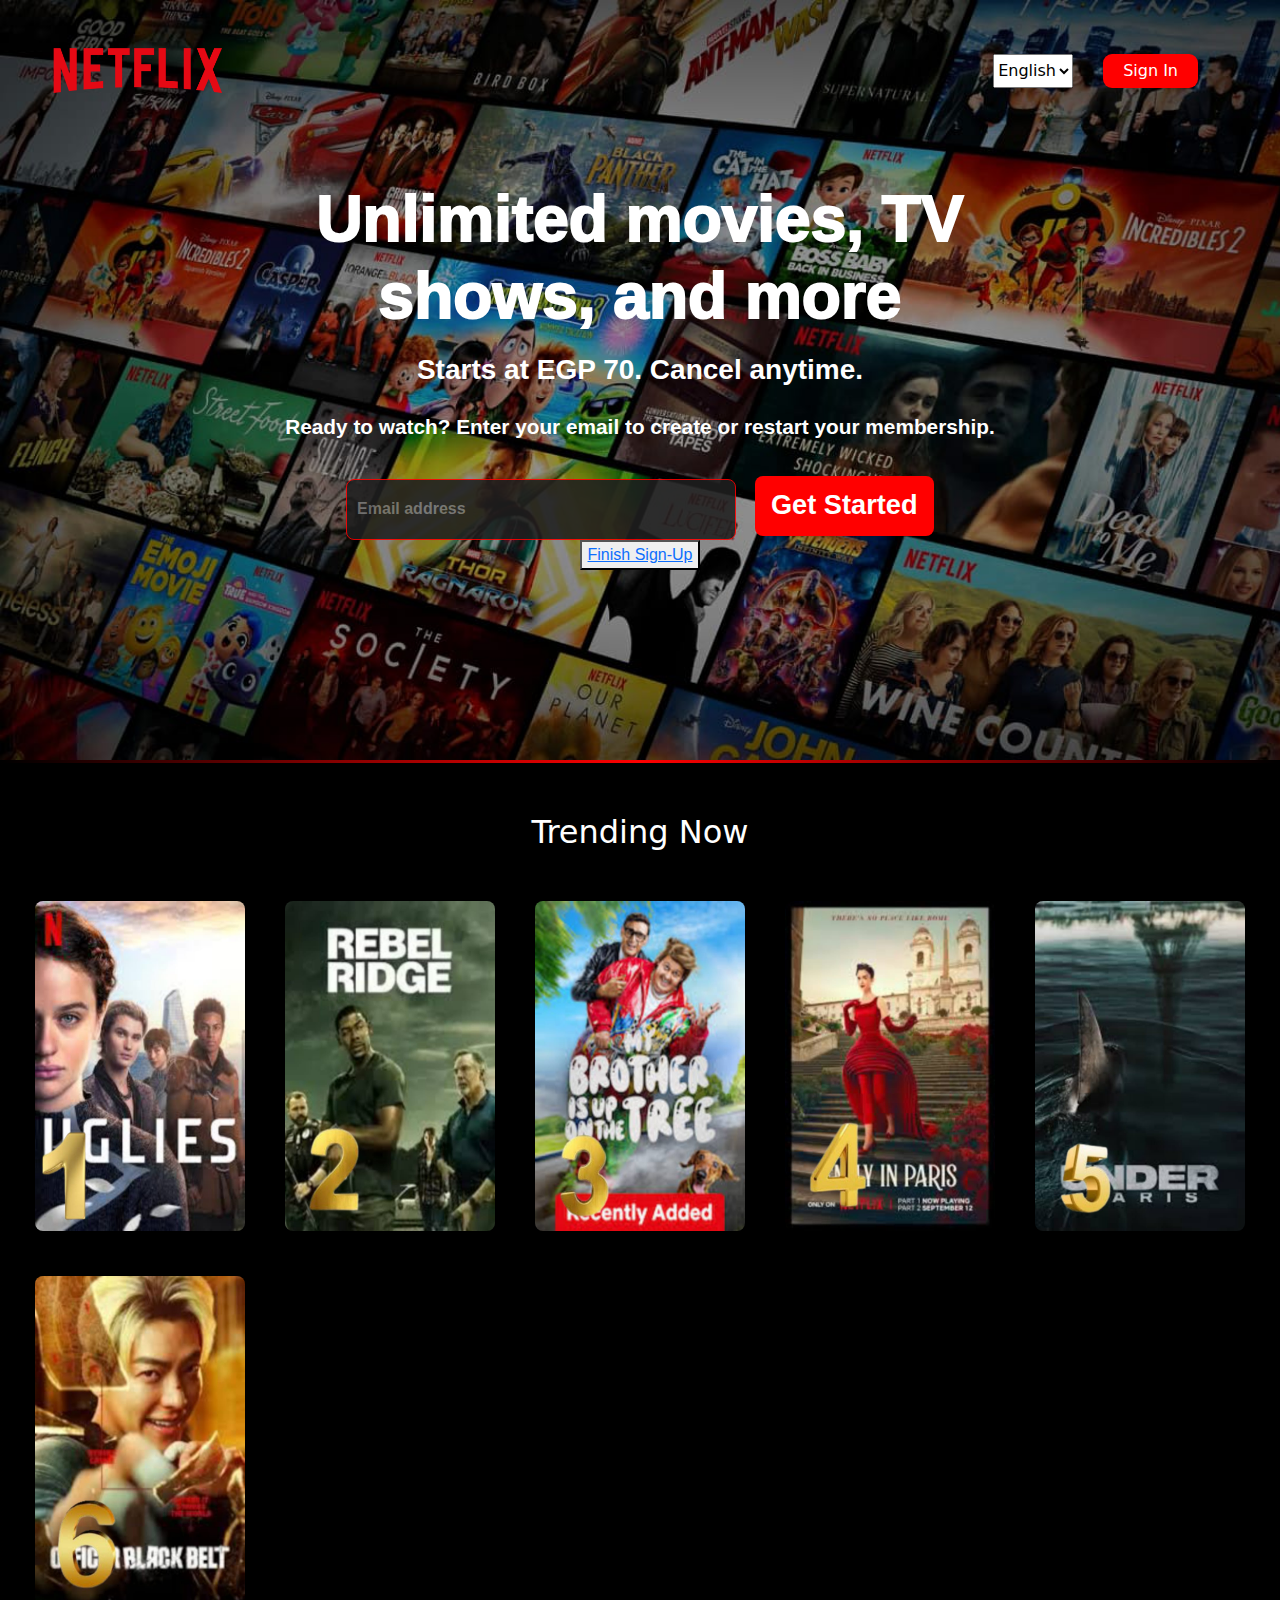
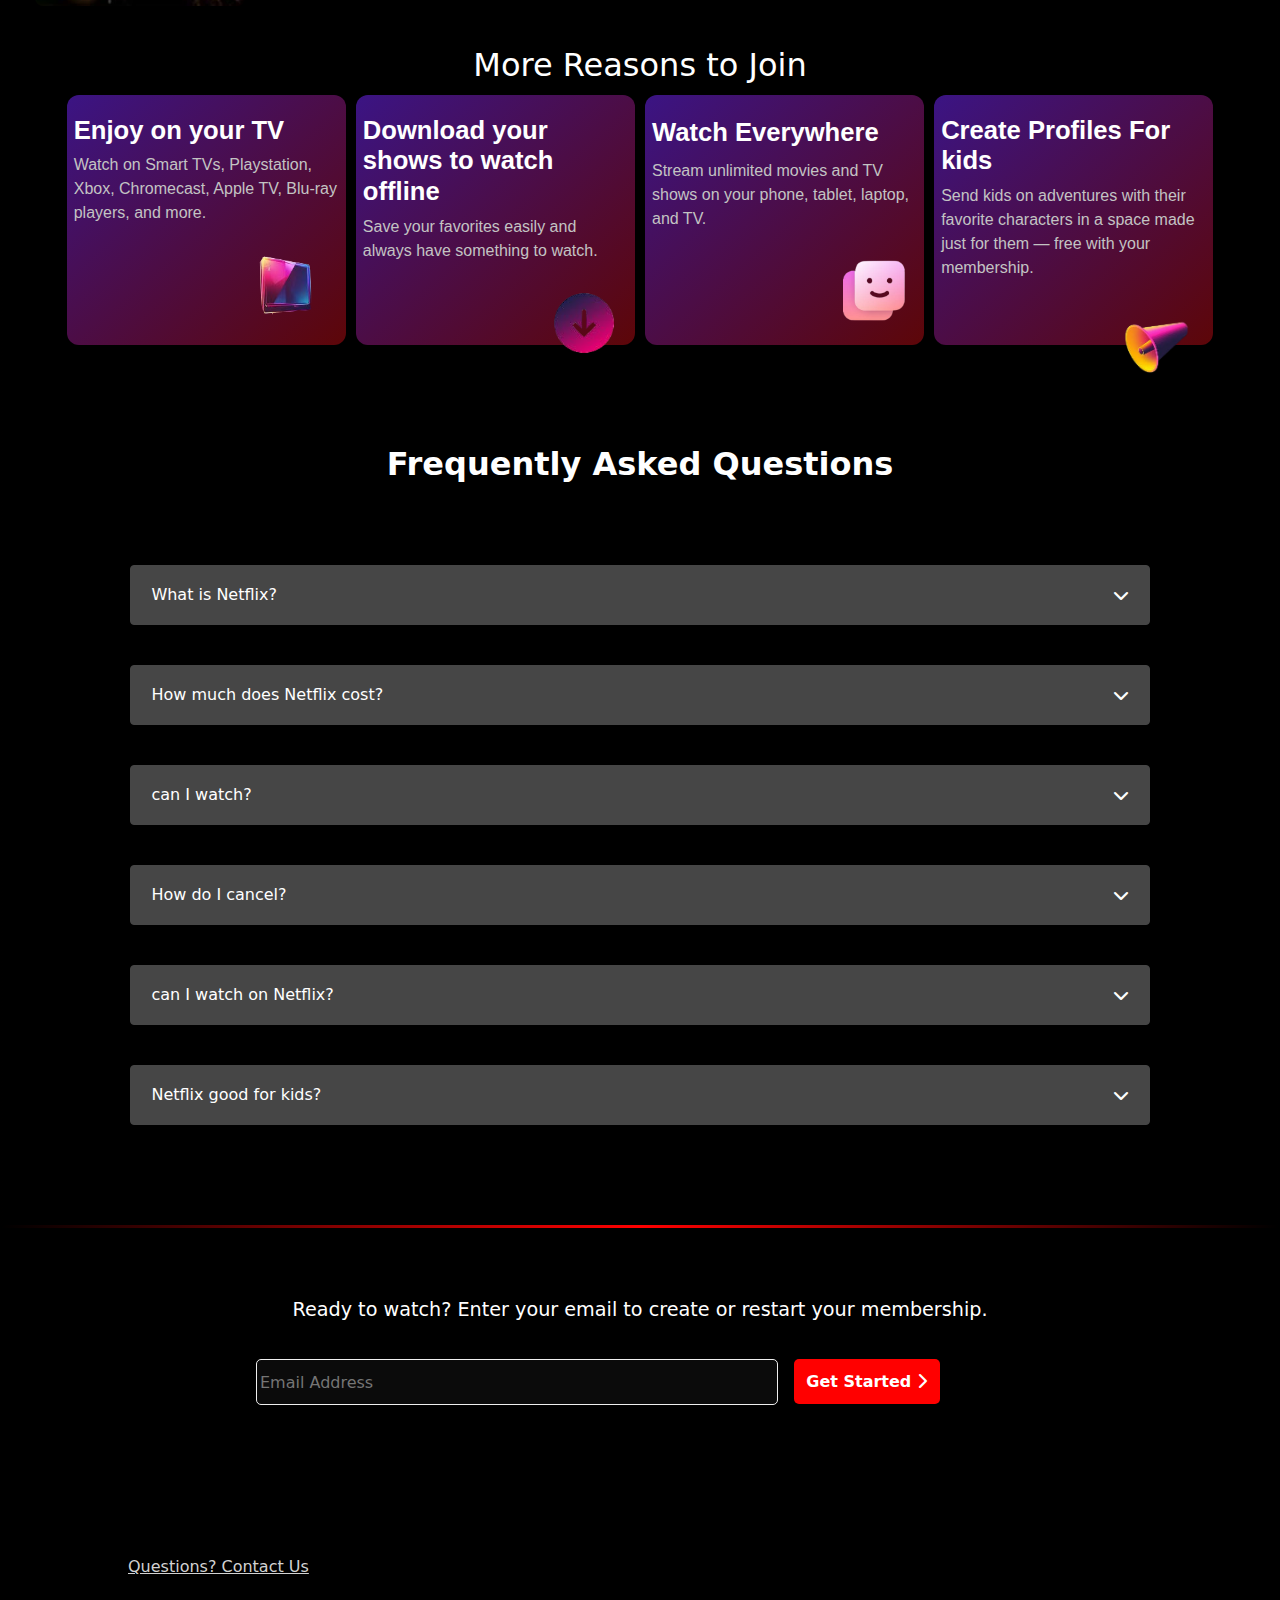
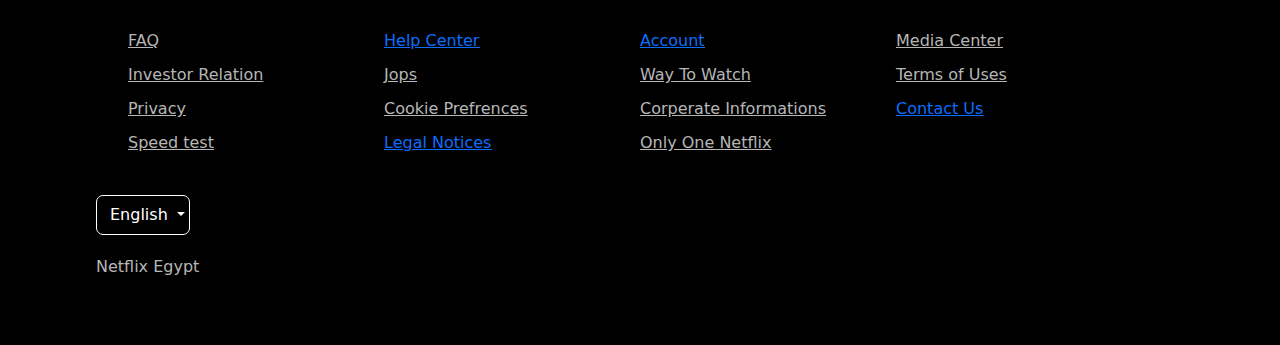
<file: index.html>
<!DOCTYPE html>
<html lang="en">
<head>
    <meta charset="UTF-8">
    <meta name="viewport" content="width=device-width, initial-scale=1.0">
    <link rel="stylesheet" href="./index.css"/>
    <link rel="icon" type="image/x-icon" href="./imges/opp.png">
    <link rel="stylesheet" href="https://cdnjs.cloudflare.com/ajax/libs/font-awesome/6.6.0/css/all.min.css" />
    <link href="https://stackpath.bootstrapcdn.com/bootstrap/5.3.0/css/bootstrap.min.css" rel="stylesheet">
    <link href="https://stackpath.bootstrapcdn.com/bootstrap/5.3.0/css/bootstrap.min.css" rel="stylesheet">

    <link rel="stylesheet" href="	https://cdn.jsdelivr.net/npm/bootstrap@5.3.3/dist/css/bootstrap.min.css" >
    
    <title>As Netflix E </title>
</head>
<body>




       


    <section class="oneSec">
      <nav class="navbar">

        <div class="container-fluid">

          <div class="icondev">
            <img src="imges/netflix.png" />
          </div>
         
          <div class="rightside">
            
            
<select name="" id="language-select">
<option value="en">English</option>
<option value="ar">Arabic</option>
</select>



            <a href="SignIn/SignIn.html" class="ptnsSign" id="signin" >Sign In</a>

          </div>
          
        </div>
      </nav>

<style>
nav {
width: 100%;
display: flex;
flex-direction: row;
justify-content: space-around;
}
.defulthidden {
display: none;
}

@media (max-width:616px) {
  .icondev {
    width: 140px;
  }
  .ptnsSign {
    padding: 3px 12px ;
    font-size: 1em;
  }
  nav {
 padding-top: 2em;
 width: 100%;

padding-left: 20px;
padding-right: 20px;
}
.oneSec {
  padding: 10px;
}
.rightside {
  gap: 10px;
}
.defulthidden {
display:flex;
}
.defultappear {
  display: none;
}
 .btntry  {
  display: flex;
  flex-direction: row;
  align-items: center;

}
@media (max-width:388px) {
  nav {
    flex-direction: column;

  }
  .icondev {
    margin-bottom: 10px;
  }
}
}

</style>



<div class="bigContainer">
  <h1 class="hhhh" id="hhhh">Unlimited movies, TV
    <br/>
    <span id="asd">
    shows, and more
  </span>
  </h1>
  <h3 id="xcv">Starts at EGP 70. Cancel anytime.</h2>
  <h4 id="hf">Ready to watch? Enter your email to create or restart your membership.
  </h3>

<form action="Register/register.html" class="formStarted">
  <input class="inEmailRe" placeholder="Email address" required/>
  <button class="btnSubmet" onclick="emailValid()" type="submit" id="get">Get Started</button>
</form>


<form action="sucessfulSign/sucess.html" class="secondForm">
<button class="btnFinish"><a class="finisha" id="finish">Finish Sign-Up</a></button>
</form>



</div>


    </section>
<style>
   @media (max-width:1300px) {
.bigContainer {
  width: 65%;
}
    
  }
@media (max-width:535px) {
  .bigContainer h1 {
  font-weight: 800;
  font-size: 2em;
}
.bigContainer h3 
{
  font-weight: 900;
  padding-top: 10px;
  padding-bottom: 10px;
}
.bigContainer h4 {
  font-weight: 800;
  font-size: 1.1em;
  padding-top: 10px;
  padding-bottom: 10px;
}

}
@media (max-width:760px) {
  
.formStarted {
  width: 90%;
  display: flex;
  flex-direction: column;
margin: auto;
}
.formStarted input {
  width: 100%;

}
.formStarted button {

width: 70%;

}
}

  @media (max-width:1191px) {
    .bigContainer {
width: 95%;
    }
  
 
  }
  @media (max-width:907px) {
    .bigContainer {
width: 95%;
    }
    
  }
  @media (max-width:623px) {
    .bigContainer {
width: 95%;
    }

  }



</style>

<section class="secTwoIon">

  <div class="oneFilmsOther">
      <h2 class="headTrending" id="tred">Trending Now</h2>

      <div class="filmsScroll">
          <div class="oneF"><img src="films/one.jpg" alt="Film One" /></div>
          <div class="twoF"><img src="films/two.jpg" alt="Film Two" /></div>
          <div class="threeF"><img src="films/three.jpg" alt="Film Three" /></div>
          <div class="fourF"><img src="films/four.jpg" alt="Film Four" /></div>
          <div class="fiveF"><img src="films/five.jpg" alt="Film Five" /></div>
          <div class="sixF"><img src="films/six.jpg" alt="Film Six" /></div>
      </div>
  </div>



  <div class="twoAboutFims">
      <h2 class="headMore">More Reasons to Join</h2>

<div class="divsMoreReasons" id="adveFilmShow">

  <div class="oneReas">
    <h2 class="hidim" id="oneh">Enjoy on your TV</h2>
    <p class="parraimg" id="onep">Watch on Smart TVs, Playstation, Xbox, Chromecast, Apple TV, Blu-ray players, and more.</p>
    <div class="imgRd"><img src="imges/screenR.png"/></div>
  </div>
  <div class="twoReas">
    <h2 class="hidim" id="twoh">Download your shows to watch offline</h2>
    <p class="parraimg" id="twop">Save your favorites easily and always have something to watch.</p>
    <div class="imgRg"><img src="imges/rows.png"/></div>
  </div>
  <div class="threeReas">
    <h2 class="hidim" id="threeh">Watch Everywhere</h2>
    <p class="parraimg" id="threep">Stream unlimited movies and TV shows on your phone, tablet, laptop, and TV.</p>
    <div class="imgRew"><img src="imges/face.png"/></div>
  </div>
<div class="fourReas">
  <h2 class="hidim" id="fourh">Create Profiles For kids</h2>
  <p class="parraimg" id="fourp">Send kids on adventures with their favorite characters in a space made just for them — free with your membership.</p>
  <div class="imgRo"><img src="imges/microphone.png"/></div>
</div>

</div>

     



</div>

<div class="acoordionDiv">
  <h2 class="headAcordionDiv" id="fre">Frequently Asked Questions
    </h2>
<div class="colu">
<!-- =============================================================================== -->
<p class="d-inline-flex gap-1"></p>

<button class="ptnse btn btn" type="button" data-bs-toggle="collapse" data-bs-target="#collapseExample1" aria-expanded="false" aria-controls="collapseExample1">
  <span id="span1">What is Netflix?</span>
  <i class="fa-solid fa-chevron-down"></i>
</button>
</p>
<div class="collapse" id="collapseExample1">
  <div class="card card-body" id="div1">
    
    Netflix is a streaming service that offers a wide variety of award-winning TV shows, movies, anime, documentaries, and more on thousands of internet-connected devices.
    
    You can watch as much as you want, whenever you want without a single commercial – all for one low monthly price. There's always something new to discover and new TV shows and movies are added every week!
 
  </div>
</div>
<!-- =========================================================================================== -->

<!-- =============================================================================== -->
<p class="d-inline-flex gap-1"></p>

<button class="ptnse btn btn" type="button" data-bs-toggle="collapse" data-bs-target="#collapseExample2" aria-expanded="false" aria-controls="collapseExample2">
   <span id="span2"> How much does Netflix cost? </span>
  <i class="fa-solid fa-chevron-down"></i>
</button>
</p>
<div class="collapse" id="collapseExample2">
  <div class="card card-body" id="div2">
    
    Watch Netflix on your smartphone, tablet, Smart TV, laptop, or streaming device, all for one fixed monthly fee. Plans range from EGP 70 to EGP 165 a month. No extra costs, no contracts.  </div>
</div>
<!-- =========================================================================================== -->

<!-- =============================================================================== -->
<p class="d-inline-flex gap-1"></p>

<button class="ptnse btn btn" type="button" data-bs-toggle="collapse" data-bs-target="#collapseExample3" aria-expanded="false" aria-controls="collapseExample3">
  <span id="span3"> can I watch? </span>
  <i class="fa-solid fa-chevron-down"></i>
</button>
</p>
<div class="collapse" id="collapseExample3">
  <div class="card card-body" id="div3">
    Where can I watch?
    Watch anywhere, anytime. Sign in with your Netflix account to watch instantly on the web at netflix.com from your personal computer or on any internet-connected device that offers the Netflix app, including smart TVs, smartphones, tablets, streaming media players and game consoles.
    
    You can also download your favorite shows with the iOS or Android app. Use downloads to watch while you're on the go and without an internet connection. Take Netflix with you anywhere.  </div>


  </div>
<!-- =========================================================================================== -->

<!-- =============================================================================== -->
<p class="d-inline-flex gap-1"></p>

<button class="ptnse btn btn" type="button" data-bs-toggle="collapse" data-bs-target="#collapseExample4" aria-expanded="false" aria-controls="collapseExample4">
   <span id="span4"> How do I cancel? </span>
  <i class="fa-solid fa-chevron-down"></i>
</button>
</p>
<div class="collapse" id="collapseExample4">
  <div class="card card-body" id="div4">
   
    Netflix is flexible. There are no pesky contracts and no commitments. You can easily cancel your account online in two clicks. There are no cancellation fees – start or stop your account anytime.  </div>
</div>
<!-- =========================================================================================== -->

<!-- =============================================================================== -->
<p class="d-inline-flex gap-1"></p>

<button class="ptnse btn btn" type="button" data-bs-toggle="collapse" data-bs-target="#collapseExample5" aria-expanded="false" aria-controls="collapseExample5">
  <span id="span5"> can I watch on Netflix? </span>
  <i class="fa-solid fa-chevron-down"></i>
</button>
</p>
<div class="collapse" id="collapseExample5">
  <div class="card card-body" id="div5">
    
    Netflix has an extensive library of feature films, documentaries, TV shows, anime, award-winning Netflix originals, and more. Watch as much as you want, anytime you want.
      </div>
</div>
<!-- =========================================================================================== -->

<!-- =============================================================================== -->
<p class="d-inline-flex gap-1"></p>

<button class="ptnse btn btn" onclick="changArro()" type="button" data-bs-toggle="collapse" data-bs-target="#collapseExample6" aria-expanded="false" aria-controls="collapseExample6">
  <span id="span6"> Netflix good for kids? </span>
  <i class="fa-solid fa-chevron-down"></i>
</button>
</p>
<div class="collapse" id="collapseExample6">
  <div class="card card-body" id="div6">
    
    The Netflix Kids experience is included in your membership to give parents control while kids enjoy family-friendly TV shows and movies in their own space.
    
    Kids profiles come with PIN-protected parental controls that let you restrict the maturity rating of content kids can watch and block specific titles you don’t want kids to see.  </div>


  </div>
<!-- =========================================================================================== -->















<style>
  .ptnse {
    background-color: rgb(70, 70, 70) !important; /* Forcefully override Bootstrap */
    color: white !important; /* Forcefully override text color */
    border: 1px solid rgb(70, 70, 70) !important;
    padding: 10px 20px;
    border-radius: 4px;
    width: 100%;
    height: 60px;
    display: flex;
    flex-direction: row;
    justify-content: space-between;
    align-items: center;
  }

  .ptnse:hover {
    background-color: rgb(90, 90, 90) !important;
  }

  .ptnse:focus {
    outline: none;
    box-shadow: 0 0 0 3px rgba(70, 70, 70, 0.5);
  }
  .card-body {
    background-color: rgb(70, 70, 70);
    color: white;
  }
@media (max-width:395px) {
  .colu {
width: 95%;
  }
}

</style>








</div>
</div>
</section>



<section class="lastSectionSearch">
  <h3 class="hThreeSearch" id="reafyy">Ready to watch? Enter your email to create or restart your membership.
  </h3>

<div class="searchDiv">



<input type="search" placeholder="Email Address" />
<button>
  <span id="get">Get Started </span>
  <i class="fa-solid fa-chevron-right"></i>
</button>


</div>


</section>



<footer>

<div class="oneDivFoter">
  <a id="fot">Questions? Contact Us</a>
</div>
<style>
  .oneDivFoter {
    width: 80%;
    color: rgb(210, 210, 210);
    margin: auto;
  text-decoration: underline;
  }
</style>
<div class="twoDivFooter">
  <div class="shOne">
<a>FAQ</a>
<a>Investor Relation</a>
<a>Privacy </a>
<a>Speed test</a>
  </div>

  <div class="shTwo">
    <a href="/HelpCenter/Help.html">Help Center</a>
    <a>Jops</a>
    <a>Cookie Prefrences</a>
    <a href="/LegalNotices/Legal.html">Legal Notices</a>
  </div>

  <div class="shThree">
    <a href="/SignIn/SignIn.html">Account</a>
    <a>Way To Watch</a>
    <a>Corperate Informations</a>
    <a>Only One Netflix</a>
  </div>

  <div class="shFour">
    <a>Media Center</a>
    <a>Terms of Uses</a>
    <a href="CntactUs/CntactUs.html">Contact Us</a>
  </div>
</div>
<style>
  .twoDivFooter {
    display: flex;
    flex-direction: row;
    padding-top: 50px;
    width: 80%;
    margin: auto;
  }
  .shOne , .shTwo , .shThree , .shFour {
width: 25%;
direction: ltr;
display: flex;
flex-direction: column;
color: rgb(182, 182, 182);
text-decoration: underline;
  }
  .shOne a , .shTwo a , .shThree a , .shFour a {
    padding-bottom: 10px;
  } 
  @media screen and  (min-width:600px) and (max-width:950px){
    .twoDivFooter {
      display: grid;
      grid-template-columns: repeat(2 , 1fr);
    }
    .shOne , .shTwo {
      padding-bottom: 100px;
    }
  }
  @media (max-width:600px) {
    .twoDivFooter {
      width: 99%;
      flex-direction: column;
    }
    .shOne , .shTwo , .shThree , .shFour {
      width: 100%;
    }
  }
</style>
<div class="yhreeDivFooter">

  <div class="droppFooter dropdown">
    <a class="btntry btn dropdown-toggle text-white"  role="button" data-bs-toggle="dropdown" aria-expanded="false">
      English
    </a>
  
    <ul class="dropdown-menu">
      <li><a class="dropdown-item" href="#">
        <i class="fa-solid fa-language"></i>
        English</a></li>
      <li><a class="dropdown-item" href="#">
        
        <i class="fa-solid fa-language"></i>
                          العربية</a></li>
    
    </ul>
  </div>

  <p>Netflix Egypt</p>
<style>
.yhreeDivFooter {
  width: 85%;
  margin: auto;
  margin-top: 30px;
  display: flex;
  flex-direction: column;
}
.droppFooter {
width: 94px;
}
.yhreeDivFooter p {
  padding-top: 20px;
  color: rgb(182, 182, 182);
  padding-bottom: 50px;
}

</style>

</div>

</footer>


</body>
<script>

  // Select all buttons with class 'ptnse'
  const ptnseButtons = document.querySelectorAll('.ptnse');

  // loop through all buttons 
  ptnseButtons.forEach(button => {
    button.addEventListener('click', function () {
      const icon = this.querySelector('i'); 

      // Toggle the icon classes based on aria-expanded
      if (this.getAttribute('aria-expanded') === 'true') {
        icon.classList.remove('fa-chevron-down');
        icon.classList.add('fa-chevron-up');
      } else {
        icon.classList.remove('fa-chevron-up');
        icon.classList.add('fa-chevron-down');
      }
    });
  });
</script>
<script src="./index.js"></script>
<script src="	https://cdn.jsdelivr.net/npm/bootstrap@5.3.3/dist/js/bootstrap.bundle.min.js"></script>
</html>
</file>
<file: index.css>
body {
  overflow-y: scroll;
  overflow-x: hidden;
}
.oneSec {
  background-color: aqua;
background-image: url(./imges/chBack.jpg);
background-repeat: no-repeat;
background-size: cover;

height: 760px;
width: 100%;
padding: 40px;
/* border-bottom: 5px solid red; */
}

.icondev img {
  object-fit: cover;
  width: 100%;
}
.icondev {
  width: 170px;
  
}
nav {
 padding-top: 5em;
 width: 100%;

padding-left: 50px;
padding-right: 50px;
}
.rightside {
  display: flex;
  flex-direction: row;
  gap: 30px;
  
}
.btn {
  background-color: red;
}
.ptnsSign {
padding: 5px 20px;
border-radius: 9px;
border: 0;
background-color: red;
color: white;
margin-right: 30px;
text-decoration: none;
}
.dropdown {
border: 1px solid white;
color: white;
border-radius: 7px;

}
.btntry {
  color:white;
}

/* ============================================================== */

.bigContainer {
  margin: auto;
  width: 50%;
  text-align: center;
  color: white;
  font-family: 'Gill Sans', 'Gill Sans MT', Calibri, 'Trebuchet MS', sans-serif;
  margin-top: 80px;
}
 .bigContainer h1 {
  font-weight: 1000;
  font-size: 4em;
}
.bigContainer h3 
{
  font-weight: 900;
  padding-top: 10px;
  padding-bottom: 10px;
}
.bigContainer h4 {
  font-weight: 800;
  font-size: 1.3em;
  padding-top: 10px;
  padding-bottom: 10px;
}
.formStarted {
  width: 100%;
  gap: 15px;

}
.formStarted input {
  width: 50%;
  background-color: rgb(31, 31, 31);
  border: 1px solid red;
  padding-left: 10px;
  height: 61px;
  font-weight: 800;
  border-radius: 8px;
  margin-right: 7px;
  opacity: 88%;
  color: white;
}
.formStarted button {
  width: 23%;
  border: 0;
  background-color: red;
  color: white;
  font-weight: 800;
  height: 60px;
  font-size: 1.7em;
  margin-top: 18px;
  border-radius: 8px;
  margin-left: 7px;
}
.inEmailRe:focus {
  border: 2px solid red !important;
  outline: none; /* Remove default outline */
  color: white;
}

/* State for input when hovered */
.inEmailRe:hover {
  border: 2px solid red !important;
}

/* State for input when active (clicked) */
.inEmailRe:active {
  border: 2px solid red !important;
  outline: none;
  color: white;
}


/* ========================================================================================== */

.filmsScroll img {
  width: 100%;
  height: 330px;
  border-radius: 8px;
}
.oneFilmsOther {
  width: 100%;
text-align: center;
}
.filmsScroll {
  width: 95%;
  margin: auto;
  display: grid;
  /* grid-template-columns: 200px 200px 200px 200px 200px 200px ; */
  grid-template-columns: repeat( auto-fill , minmax(200px , auto));
  grid-template-rows: repeat( auto-fill , 335px);
  gap: 40px;
}


/* screen div */
.imgRd {
  
  direction: rtl;
}
.imgRd img {
  width: 188px;
}
.imgRd h2 {
  font-size: 1em;
}
/* raws div */
.imgRg {
  direction: rtl;
}
.imgRg img  {
width: 88px;
}
.imgRg h2 {
  font-size: 1em;
}
/* face div */
.imgRew {
  direction: rtl;
}
.imgRew img {
width: 74px;
}
.imgRew h2 
{
  font-size: 1em;
}
/* mic */
.imgRo {
  direction: rtl;
}
.imgRo img {
width: 100px;
}
.imgRo h2 {
  font-size: .5em;
}

.hidim {
  font-size: 1.6em;
  font-weight: 700;
  color: white;
  font-family: 'Gill Sans', 'Gill Sans MT', Calibri, 'Trebuchet MS', sans-serif;
}
.parraimg {
  font-weight: 450;
  font-family: 'Gill Sans', 'Gill Sans MT', Calibri, 'Trebuchet MS', sans-serif;
  color: rgb(195, 195, 195);
}


.divsMoreReasons {
  width: 90%;
  margin: auto;
  display: grid;
  gap: 10px;
  grid-template-columns: repeat(4, 1fr); /* Default for large screens */
  grid-template-rows: auto;
}

@media (max-width: 1200px) { /* For medium screens */
  .divsMoreReasons {
    grid-template-columns: repeat(3, 1fr);
  }
}

@media (max-width: 992px) { /* For less than medium screens */
  .divsMoreReasons {
    grid-template-columns: repeat(2, 1fr);
  }
}

@media (max-width: 576px) { /* For very small screens */
  .divsMoreReasons {
    grid-template-columns: repeat(1, 1fr);
  }
}

.divsMoreReasons div {
  width: 100%; /* Make divs take the full width of the grid column */
}

.oneReas, .twoReas, .threeReas, .fourReas {
  border-radius: 12px;
  height: 250px;
  background-image: linear-gradient(to bottom right, rgb(59, 20, 132), rgb(93, 6, 8));
  padding: 20px 7px;
  display: flex;
  flex-direction: column;
  justify-content: space-around;
}
.imgRd {
  width: 100%;
  margin-left: 50px;
}
@media screen and (min-width: 575px) and (max-width: 600px) { 
  .oneReas, .twoReas, .threeReas, .fourReas {
    height: 300px;
  }
}
.headTrending {
  color: white;
  text-align:center;
  margin-bottom: 50px;
}
.headMore {
  text-align: center;
  margin-bottom: 10px;
  margin-top: 40px;
  color: white;
}
.secTwoIon {
  background-color: black;
  border-width: 3px;
  border-style: solid;
  border-image: linear-gradient(to right, black, #800000, red, #800000, black) 1;
  padding-top: 50px;
  
}
.acoordionDiv {
  margin-top: 100px;
  margin-bottom: 100px;
  background-color: black;
}
.headAcordionDiv {
  color: white;
  font-weight: 600;
  font-size: 2em;
  text-align: center;
  padding-bottom: 50px;
}
.colu {
  width: 80%;
  margin: auto;
  
}
.ptnse {
  background-color: rgb(70, 70, 70);
  color: white; /* Text color for better contrast */
  border: 1px solid rgb(70, 70, 70);
  padding: 10px 20px;
  border-radius: 4px;
}

.ptnse:hover {
  background-color: rgb(90, 90, 90); /* Slightly lighter on hover */
}

.ptnse:focus {
  outline: none; /* Remove default focus outline */
  box-shadow: 0 0 0 3px rgba(70, 70, 70, 0.5); /* Optional: custom focus effect */
}
.lastSectionSearch {
  padding-top: 70px;
  padding-bottom: 100px;
  width: 100%;
  background-color: black;
}
.hThreeSearch {
  color: white;
  text-align: center;
  font-size: 1.2em;
  padding-bottom: 30px;
}
.searchDiv {
width: 60%;
margin: auto;
display: flex;
flex-direction: row;
gap: 2%;
}
.searchDiv input {
  width: 68%;
  height: 46px;
  background-color: rgb(11, 11, 11);
  color: rgb(255, 255, 255);
  border: 1px solid rgb(239, 239, 239);
  border-radius: 5px;
  padding-left: 3px;
}
.searchDiv input:active {
  border: 0px solid rgb(239, 239, 239);
}
.searchDiv input:focus {
  border: 1px solid rgb(239, 239, 239);
}
.searchDiv button {
  width: 19%;
  height: 45px;
  font-weight: 600;
  border-radius: 5px;
  background-color: red;
  color: white;
  border: 0;
}
@media (max-width:958px) {
  .searchDiv {
    width: 80%;
    flex-direction: column;
  }
  .searchDiv input {
    width: 100%;
    height: 46px;
    background-color: rgb(11, 11, 11);
    color: rgb(255, 255, 255);
    border: 1px solid rgb(239, 239, 239);
    border-radius: 5px;
    padding-left: 3px;
  }
  .searchDiv button {
    width: 50%;
    height: 45px;
    font-weight: 600;
    border-radius: 5px;
    background-color: red;
    color: white;
    border: 0;
    margin-top: 10px;
  }
}
@media (max-width:675px) {
  .hThreeSearch {
    font-size: .8em;
  }
}
@media (max-width:993px) {
  .searchDiv {
    width: 80%;
  }
} 
footer {
  background-color: black;
  width: 100%;
  bottom: 0;
  overflow: hidden;
  display: flex;
  flex-direction: column;
  padding-top: 50px;
}
</file>
